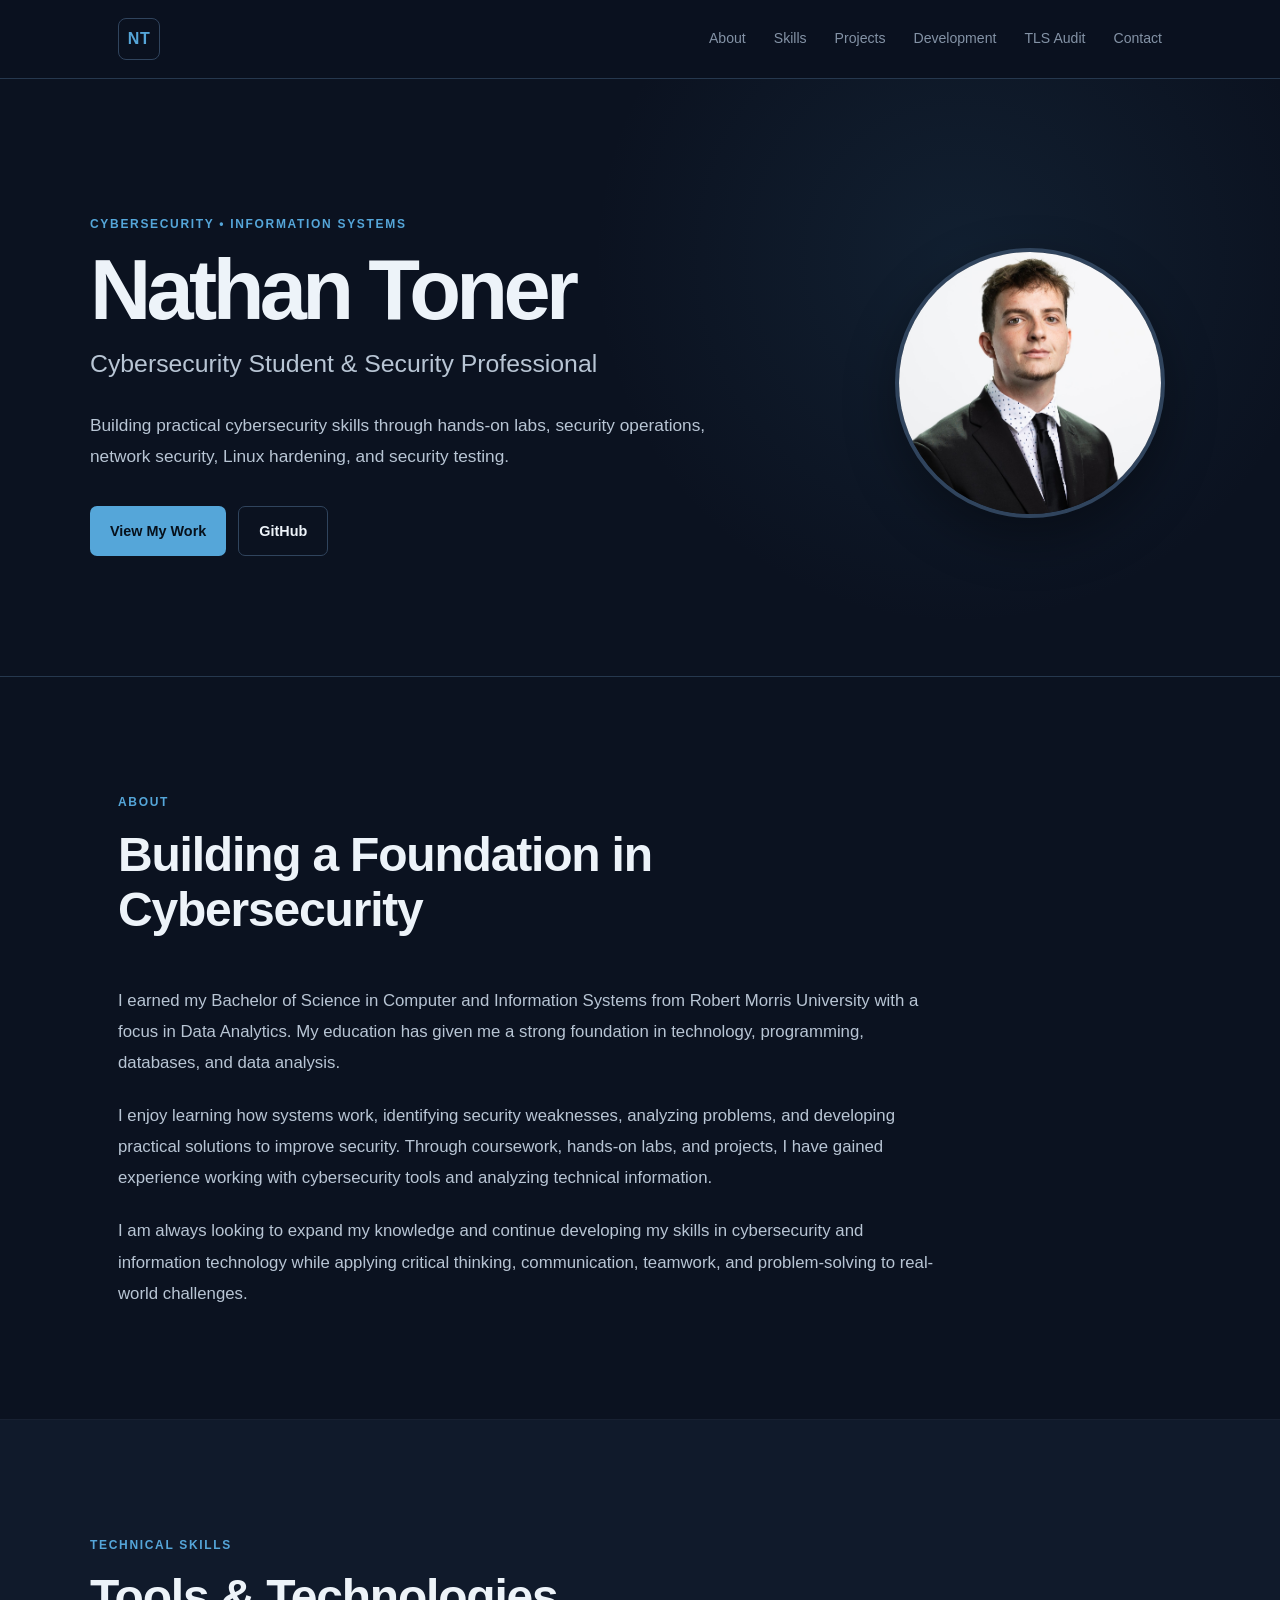
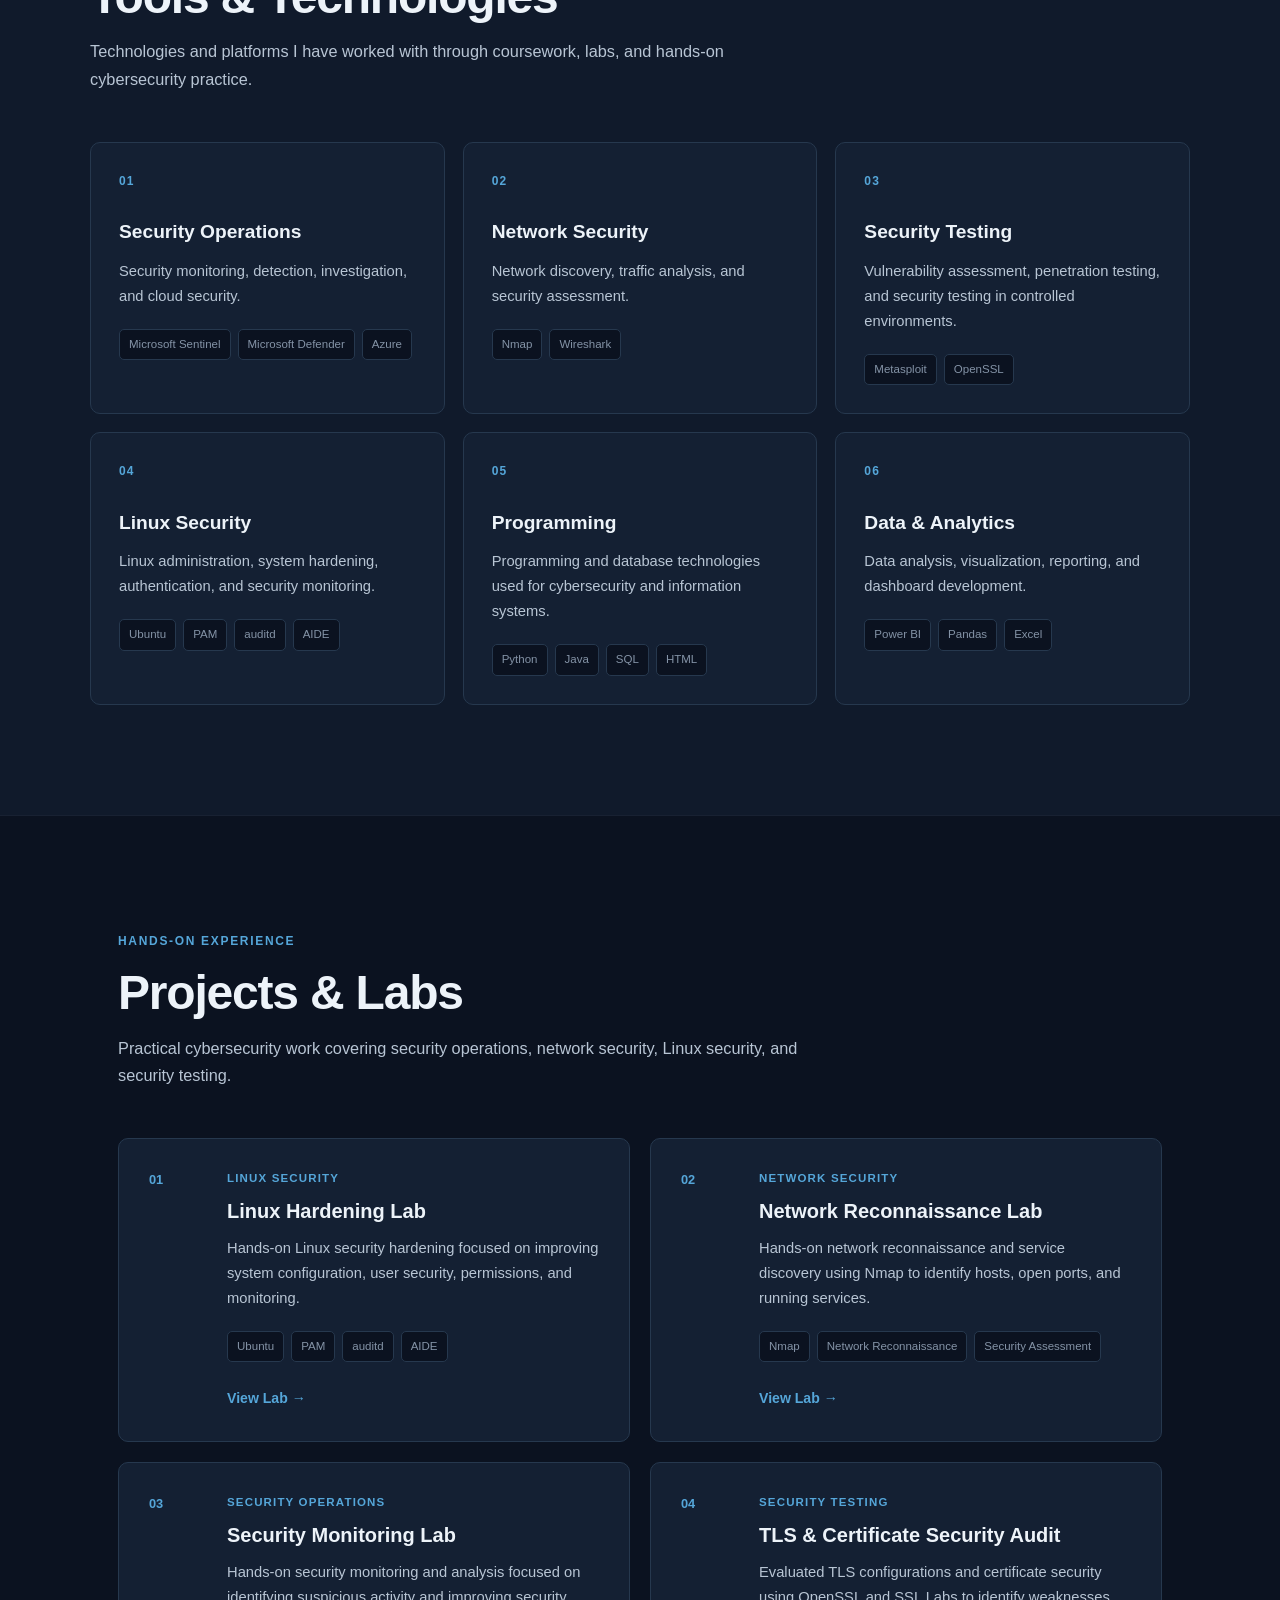
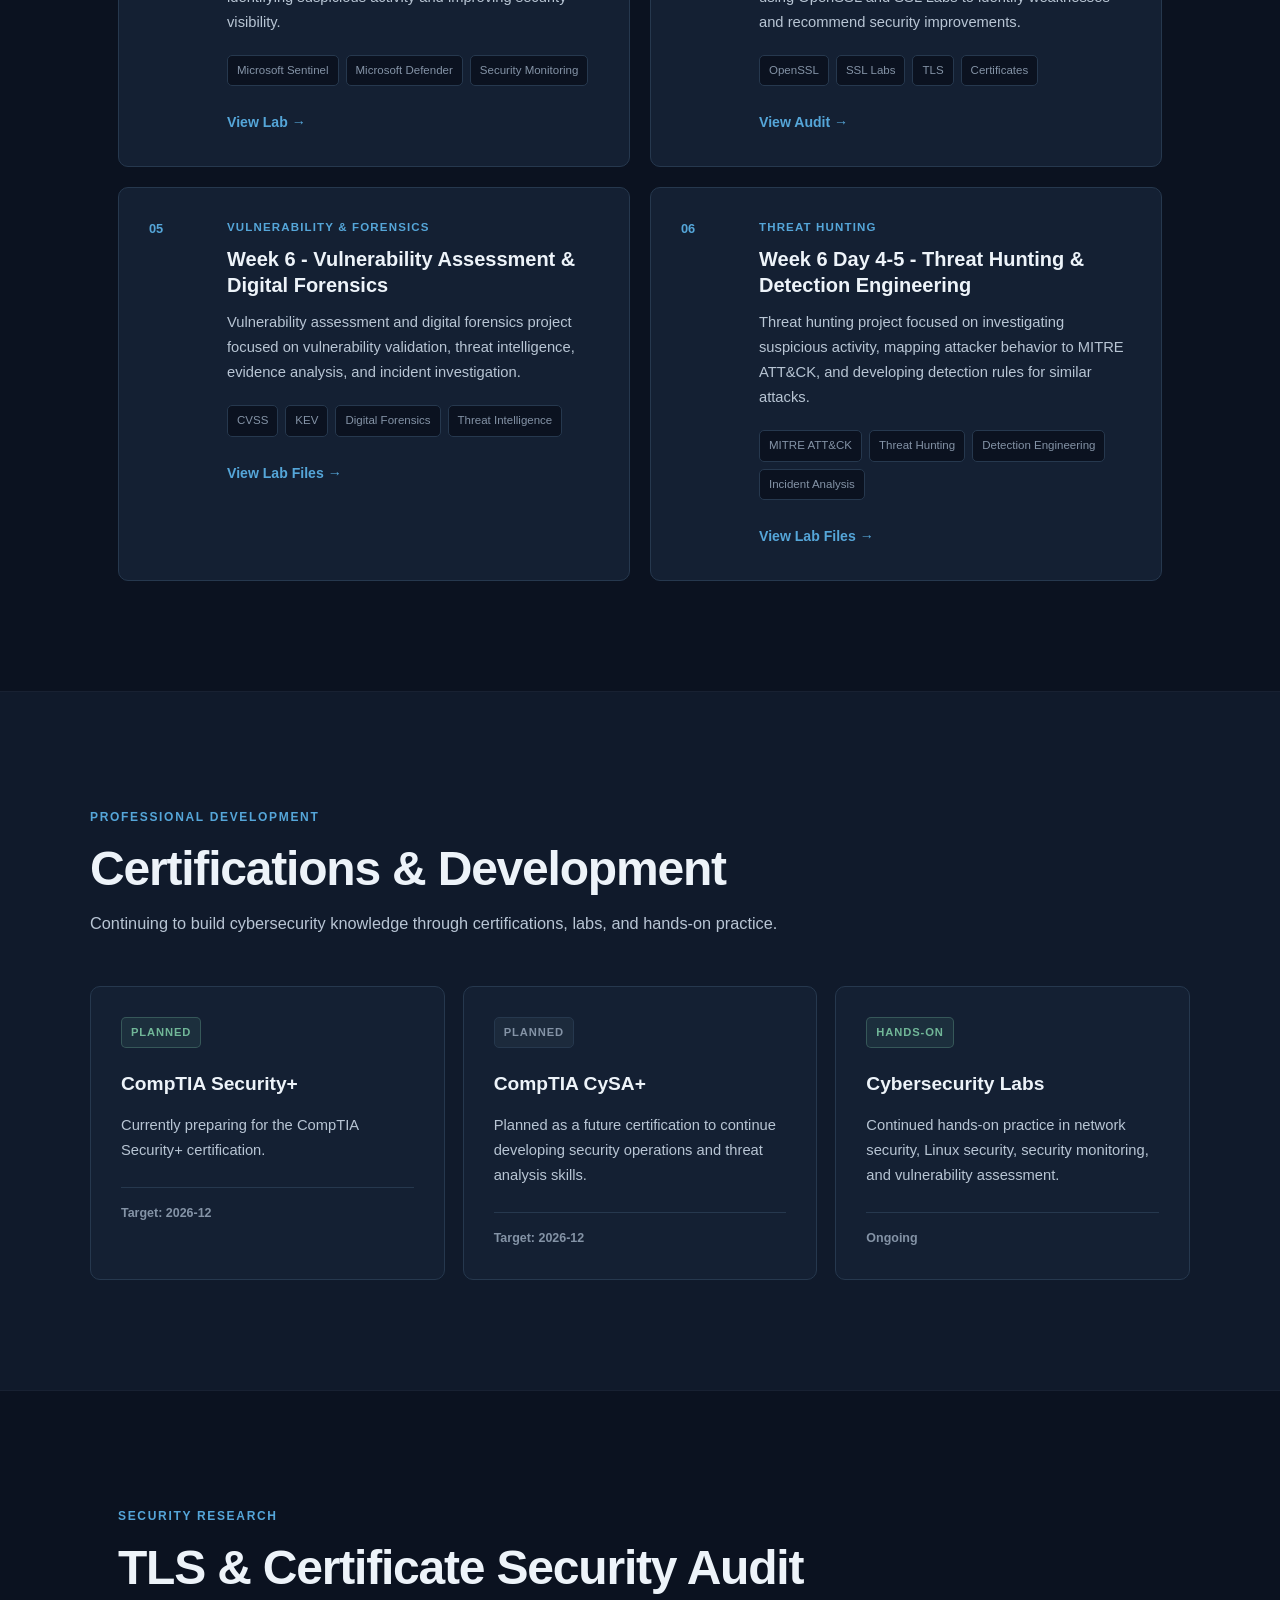
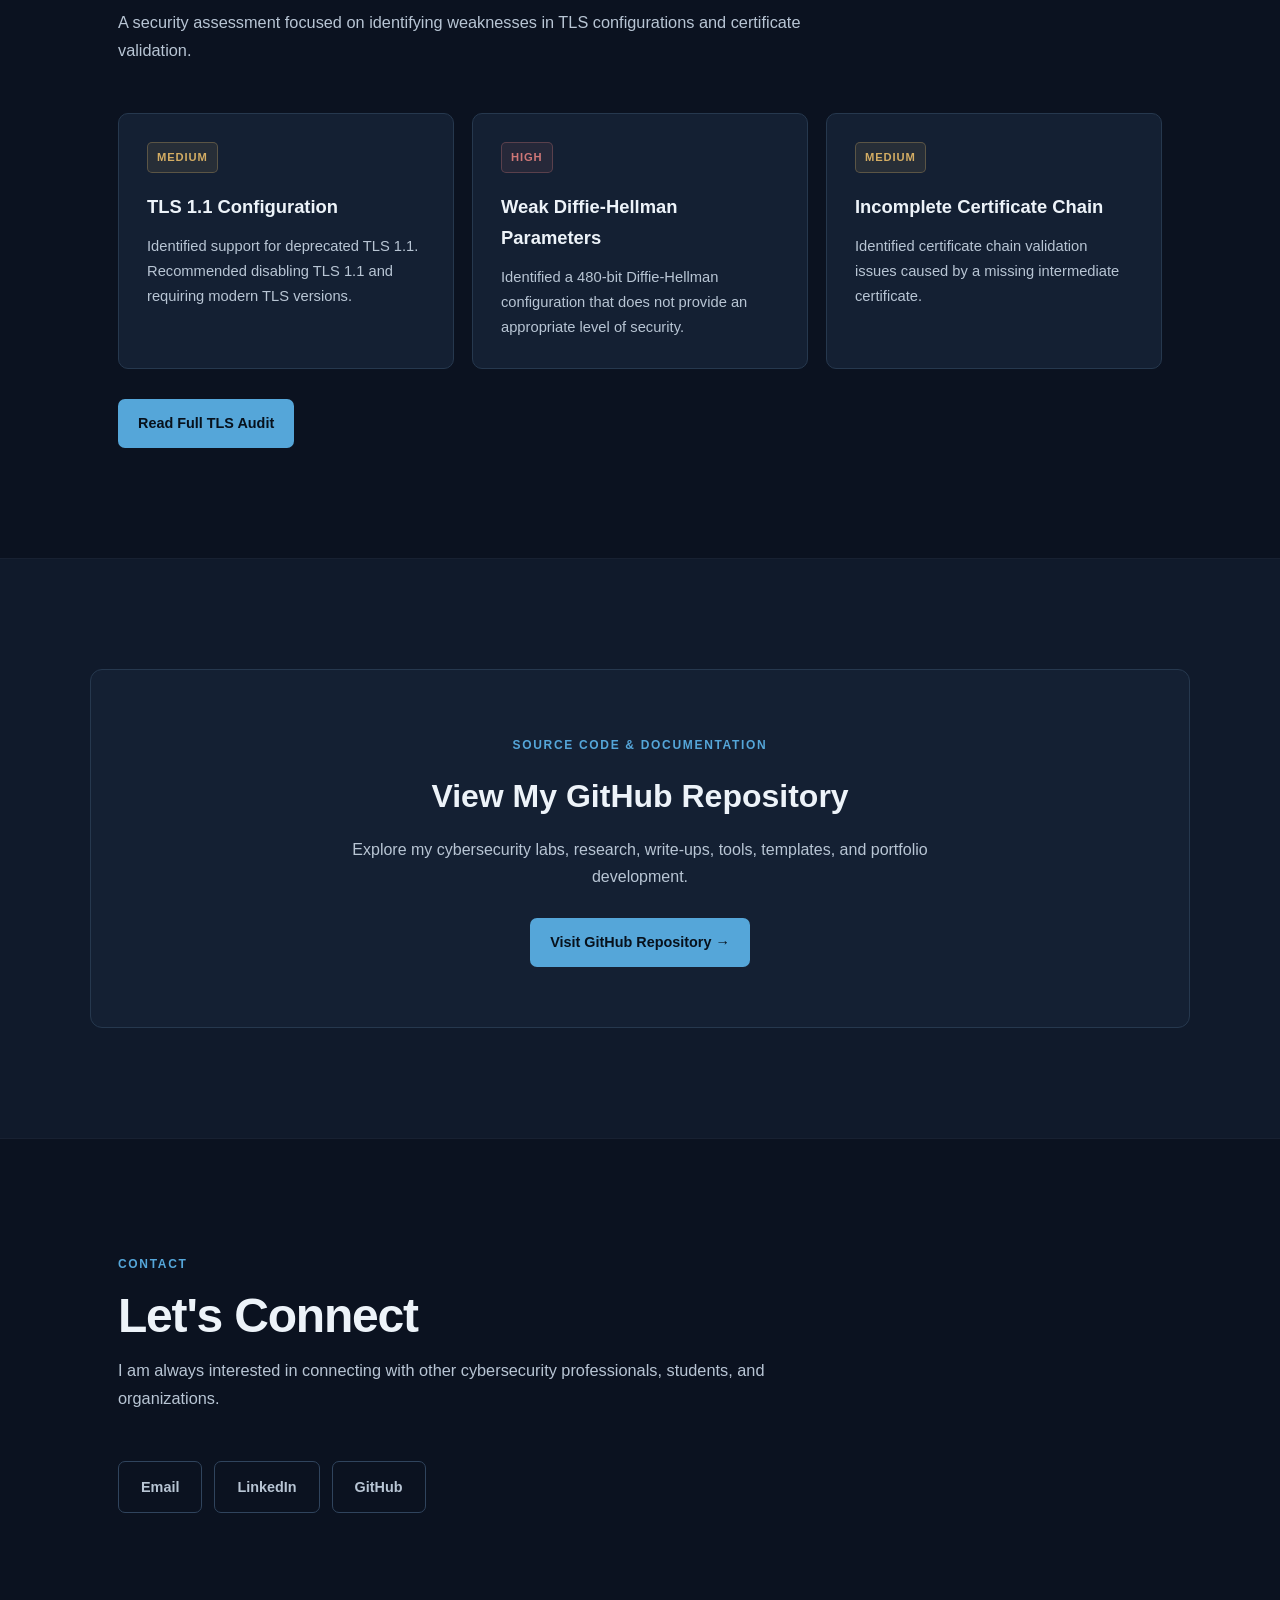
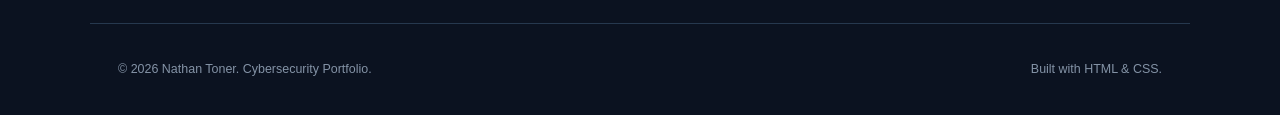
<file: index.html>
<!DOCTYPE html>
<html lang="en">
<head>
    <meta charset="UTF-8">
    <meta name="viewport" content="width=device-width, initial-scale=1.0">

    <title>Nathan Toner | Cybersecurity Portfolio</title>

    <link rel="stylesheet" href="style.css">
</head>

<body>


<!-- MAIN CONTENT -->
<div id="content">

    <!-- NAVIGATION -->
    <header class="site-header">

        <nav class="nav-container">

            <a href="#home" class="logo">NT</a>

            <div class="nav-links">

                <a href="#about">About</a>
                <a href="#skills">Skills</a>
                <a href="#projects">Projects</a>
                <a href="#certifications">Development</a>
                <a href="#tls-audit">TLS Audit</a>
                <a href="#contact">Contact</a>

            </div>

        </nav>

    </header>


    <!-- HERO -->
    <main>

        <section id="home" class="hero">

            <div class="hero-container">

                <div class="hero-copy">

                    <span class="section-label">
                        CYBERSECURITY • INFORMATION SYSTEMS
                    </span>

                    <h1>
                        Nathan Toner
                    </h1>

                    <h2>
                        Cybersecurity Student &amp; Security Professional
                    </h2>

                    <p class="hero-description">
                        Building practical cybersecurity skills through
                        hands-on labs, security operations, network security,
                        Linux hardening, and security testing.
                    </p>

                    <div class="hero-buttons">

                        <a href="#projects" class="button button-primary">
                            View My Work
                        </a>

                        <a
                            href="https://github.com/ntoner/CybersecurityforProfessionals"
                            target="_blank"
                            rel="noopener noreferrer"
                            class="button button-secondary"
                        >
                            GitHub
                        </a>

                    </div>

                </div>


                <div class="hero-photo">

                    <img
                        src="assets/IMG_7568 3.jpg"
                        alt="Nathan Toner"
                        class="profile-image"
                    >

                </div>

            </div>

        </section>


        <!-- ABOUT -->
        <section id="about" class="section">

            <div class="section-heading">

                <span class="section-label">
                    ABOUT
                </span>

                <h2>
                    Building a Foundation in Cybersecurity
                </h2>

            </div>

            <div class="about-content">

                <p>
                    I earned my Bachelor of Science in Computer and Information Systems from Robert
                    Morris University with a focus in Data Analytics. My education has given me a
                    strong foundation in technology, programming, databases, and data analysis.
                </p>

                <p>
                    I enjoy learning how systems work, identifying security weaknesses, analyzing
                    problems, and developing practical solutions to improve security. Through
                    coursework, hands-on labs, and projects, I have gained experience working with
                    cybersecurity tools and analyzing technical information.
                </p>

                <p>
                    I am always looking to expand my knowledge and continue developing my skills in
                    cybersecurity and information technology while applying critical thinking,
                    communication, teamwork, and problem-solving to real-world challenges.
                </p>

            </div>

        </section>


        <!-- SKILLS -->
        <section id="skills" class="section section-alt">

            <div class="section-heading">

                <span class="section-label">
                    TECHNICAL SKILLS
                </span>

                <h2>
                    Tools &amp; Technologies
                </h2>

                <p>
                    Technologies and platforms I have worked with through
                    coursework, labs, and hands-on cybersecurity practice.
                </p>

            </div>


            <div class="skills-grid">

                <article class="skill-card">

                    <span class="skill-number">01</span>

                    <h3>Security Operations</h3>

                    <p>
                        Security monitoring, detection, investigation,
                        and cloud security.
                    </p>

                    <div class="skill-tags">
                        <span>Microsoft Sentinel</span>
                        <span>Microsoft Defender</span>
                        <span>Azure</span>
                    </div>

                </article>


                <article class="skill-card">

                    <span class="skill-number">02</span>

                    <h3>Network Security</h3>

                    <p>
                        Network discovery, traffic analysis, and
                        security assessment.
                    </p>

                    <div class="skill-tags">
                        <span>Nmap</span>
                        <span>Wireshark</span>
                    </div>

                </article>


                <article class="skill-card">

                    <span class="skill-number">03</span>

                    <h3>Security Testing</h3>

                    <p>
                        Vulnerability assessment, penetration testing,
                        and security testing in controlled environments.
                    </p>

                    <div class="skill-tags">
                        <span>Metasploit</span>
                        <span>OpenSSL</span>
                    </div>

                </article>


                <article class="skill-card">

                    <span class="skill-number">04</span>

                    <h3>Linux Security</h3>

                    <p>
                        Linux administration, system hardening,
                        authentication, and security monitoring.
                    </p>

                    <div class="skill-tags">
                        <span>Ubuntu</span>
                        <span>PAM</span>
                        <span>auditd</span>
                        <span>AIDE</span>
                    </div>

                </article>


                <article class="skill-card">

                    <span class="skill-number">05</span>

                    <h3>Programming</h3>

                    <p>
                        Programming and database technologies used for
                        cybersecurity and information systems.
                    </p>

                    <div class="skill-tags">
                        <span>Python</span>
                        <span>Java</span>
                        <span>SQL</span>
                        <span>HTML</span>
                    </div>

                </article>


                <article class="skill-card">

                    <span class="skill-number">06</span>

                    <h3>Data &amp; Analytics</h3>

                    <p>
                        Data analysis, visualization, reporting, and
                        dashboard development.
                    </p>

                    <div class="skill-tags">
                        <span>Power BI</span>
                        <span>Pandas</span>
                        <span>Excel</span>
                    </div>

                </article>

            </div>

        </section>


        <!-- PROJECTS -->
        <section id="projects" class="section">

            <div class="section-heading">

                <span class="section-label">
                    HANDS-ON EXPERIENCE
                </span>

                <h2>
                    Projects &amp; Labs
                </h2>

                <p>
                    Practical cybersecurity work covering security
                    operations, network security, Linux security,
                    and security testing.
                </p>

            </div>


            <div class="projects-grid">

                <article class="project-card">

                    <div class="project-number">
                        01
                    </div>

                    <div class="project-content">

                        <span class="project-category">
                            LINUX SECURITY
                        </span>

                        <h3>
                            Linux Hardening Lab
                        </h3>

                        <p>
                            Hands-on Linux security hardening focused on
                            improving system configuration, user security,
                            permissions, and monitoring.
                        </p>

                        <div class="project-tools">
                            <span>Ubuntu</span>
                            <span>PAM</span>
                            <span>auditd</span>
                            <span>AIDE</span>
                        </div>

                        <a
                            href="https://docs.google.com/document/d/11iFzcnBXJmF6zXOx4JnBEBTFQLr7OSkE8r9POEDb-tA/edit?usp=sharing"
                            target="_blank"
                            rel="noopener noreferrer"
                            class="project-link"
                        >
                            View Lab →
                        </a>

                    </div>

                </article>


                <article class="project-card">

                    <div class="project-number">
                        02
                    </div>

                    <div class="project-content">

                        <span class="project-category">
                            NETWORK SECURITY
                        </span>

                        <h3>
                            Network Reconnaissance Lab
                        </h3>

                        <p>
                            Hands-on network reconnaissance and service
                            discovery using Nmap to identify hosts,
                            open ports, and running services.
                        </p>

                        <div class="project-tools">
                            <span>Nmap</span>
                            <span>Network Reconnaissance</span>
                            <span>Security Assessment</span>
                        </div>

                        <a
                            href="https://docs.google.com/document/d/1y0PXH1S_h54pPFbkZNCgP2at7RD2qj963NDe-fbaJ3E/edit?usp=sharing"
                            target="_blank"
                            rel="noopener noreferrer"
                            class="project-link"
                        >
                            View Lab →
                        </a>

                    </div>

                </article>


                <article class="project-card">

                    <div class="project-number">
                        03
                    </div>

                    <div class="project-content">

                        <span class="project-category">
                            SECURITY OPERATIONS
                        </span>

                        <h3>
                            Security Monitoring Lab
                        </h3>

                        <p>
                            Hands-on security monitoring and analysis
                            focused on identifying suspicious activity
                            and improving security visibility.
                        </p>

                        <div class="project-tools">
                            <span>Microsoft Sentinel</span>
                            <span>Microsoft Defender</span>
                            <span>Security Monitoring</span>
                        </div>

                        <a
                            href="https://docs.google.com/document/d/1WFTO3v7jaSMGhUl1hZsdP62w3Y3kR-C6OknSlAF2xcI/edit?usp=sharing"
                            target="_blank"
                            rel="noopener noreferrer"
                            class="project-link"
                        >
                            View Lab →
                        </a>

                    </div>

                </article>


                <article class="project-card">

                    <div class="project-number">
                        04
                    </div>

                    <div class="project-content">

                        <span class="project-category">
                            SECURITY TESTING
                        </span>

                        <h3>
                            TLS &amp; Certificate Security Audit
                        </h3>

                        <p>
                            Evaluated TLS configurations and certificate
                            security using OpenSSL and SSL Labs to
                            identify weaknesses and recommend
                            security improvements.
                        </p>

                        <div class="project-tools">
                            <span>OpenSSL</span>
                            <span>SSL Labs</span>
                            <span>TLS</span>
                            <span>Certificates</span>
                        </div>

                        <a
                            href="https://github.com/ntoner/CybersecurityforProfessionals/blob/staging/tls-audits/audit-1.md"
                            target="_blank"
                            rel="noopener noreferrer"
                            class="project-link"
                        >
                            View Audit →
                        </a>

                    </div>

                </article>


                <article class="project-card">

                    <div class="project-number">
                        05
                    </div>

                    <div class="project-content">

                        <span class="project-category">
                            VULNERABILITY &amp; FORENSICS
                        </span>

                        <h3>
                            Week 6 - Vulnerability Assessment &amp; Digital Forensics
                        </h3>

                        <p>
                            Vulnerability assessment and digital forensics project focused on
                            vulnerability validation, threat intelligence, evidence analysis,
                            and incident investigation.
                        </p>

                        <div class="project-tools">
                            <span>CVSS</span>
                            <span>KEV</span>
                            <span>Digital Forensics</span>
                            <span>Threat Intelligence</span>
                        </div>

                        <a
                            href="https://github.com/ntoner/CybersecurityforProfessionals/tree/main/week-6-vulnerability-forensics"
                            target="_blank"
                            rel="noopener noreferrer"
                            class="project-link"
                        >
                            View Lab Files →
                        </a>

                    </div>

                </article>


                <article class="project-card">

                    <div class="project-number">
                        06
                    </div>

                    <div class="project-content">

                        <span class="project-category">
                            THREAT HUNTING
                        </span>

                        <h3>
                            Week 6 Day 4-5 - Threat Hunting &amp; Detection Engineering
                        </h3>

                        <p>
                            Threat hunting project focused on investigating suspicious activity,
                            mapping attacker behavior to MITRE ATT&amp;CK, and developing
                            detection rules for similar attacks.
                        </p>

                        <div class="project-tools">
                            <span>MITRE ATT&amp;CK</span>
                            <span>Threat Hunting</span>
                            <span>Detection Engineering</span>
                            <span>Incident Analysis</span>
                        </div>

                        <a
                            href="https://github.com/ntoner/CybersecurityforProfessionals/tree/main/week6-day4-5-threat-hunting"
                            target="_blank"
                            rel="noopener noreferrer"
                            class="project-link"
                        >
                            View Lab Files →
                        </a>

                    </div>

                </article>

            </div>

        </section>


        <!-- CERTIFICATIONS -->
        <section id="certifications" class="section section-alt">

            <div class="section-heading">

                <span class="section-label">
                    PROFESSIONAL DEVELOPMENT
                </span>

                <h2>
                    Certifications &amp; Development
                </h2>

                <p>
                    Continuing to build cybersecurity knowledge through
                    certifications, labs, and hands-on practice.
                </p>

            </div>


            <div class="development-grid">

                <article class="development-card">

                    <span class="status-label">
                        PLANNED
                    </span>

                    <h3>
                        CompTIA Security+
                    </h3>

                    <p>
                        Currently preparing for the CompTIA Security+
                        certification.
                    </p>

                    <div class="development-meta">
                        Target: 2026-12
                    </div>

                </article>


                <article class="development-card">

                    <span class="status-label status-muted">
                        PLANNED
                    </span>

                    <h3>
                        CompTIA CySA+
                    </h3>

                    <p>
                        Planned as a future certification to continue
                        developing security operations and threat
                        analysis skills.
                    </p>

                    <div class="development-meta">
                        Target: 2026-12
                    </div>

                </article>


                <article class="development-card">

                    <span class="status-label">
                        HANDS-ON
                    </span>

                    <h3>
                        Cybersecurity Labs
                    </h3>

                    <p>
                        Continued hands-on practice in network security,
                        Linux security, security monitoring, and
                        vulnerability assessment.
                    </p>

                    <div class="development-meta">
                        Ongoing
                    </div>

                </article>

            </div>

        </section>


        <!-- TLS AUDIT -->
        <section id="tls-audit" class="section">

            <div class="section-heading">

                <span class="section-label">
                    SECURITY RESEARCH
                </span>

                <h2>
                    TLS &amp; Certificate Security Audit
                </h2>

                <p>
                    A security assessment focused on identifying
                    weaknesses in TLS configurations and certificate
                    validation.
                </p>

            </div>


            <div class="audit-summary">

                <div class="audit-item">

                    <span class="audit-severity medium">
                        MEDIUM
                    </span>

                    <h3>
                        TLS 1.1 Configuration
                    </h3>

                    <p>
                        Identified support for deprecated TLS 1.1.
                        Recommended disabling TLS 1.1 and requiring
                        modern TLS versions.
                    </p>

                </div>


                <div class="audit-item">

                    <span class="audit-severity high">
                        HIGH
                    </span>

                    <h3>
                        Weak Diffie-Hellman Parameters
                    </h3>

                    <p>
                        Identified a 480-bit Diffie-Hellman configuration
                        that does not provide an appropriate level of
                        security.
                    </p>

                </div>


                <div class="audit-item">

                    <span class="audit-severity medium">
                        MEDIUM
                    </span>

                    <h3>
                        Incomplete Certificate Chain
                    </h3>

                    <p>
                        Identified certificate chain validation issues
                        caused by a missing intermediate certificate.
                    </p>

                </div>

            </div>


            <div class="audit-link-container">

                <a
                    href="https://github.com/ntoner/CybersecurityforProfessionals/blob/staging/tls-audits/audit-1.md"
                    target="_blank"
                    rel="noopener noreferrer"
                    class="button button-primary"
                >
                    Read Full TLS Audit
                </a>

            </div>

        </section>


        <!-- GITHUB -->
        <section class="section section-alt">

            <div class="github-card">

                <span class="section-label">
                    SOURCE CODE &amp; DOCUMENTATION
                </span>

                <h2>
                    View My GitHub Repository
                </h2>

                <p>
                    Explore my cybersecurity labs, research, write-ups,
                    tools, templates, and portfolio development.
                </p>

                <a
                    href="https://github.com/ntoner/CybersecurityforProfessionals"
                    target="_blank"
                    rel="noopener noreferrer"
                    class="button button-primary"
                >
                    Visit GitHub Repository →
                </a>

            </div>

        </section>


        <!-- CONTACT -->
        <section id="contact" class="section">

            <div class="section-heading">

                <span class="section-label">
                    CONTACT
                </span>

                <h2>
                    Let's Connect
                </h2>

                <p>
                    I am always interested in connecting with other
                    cybersecurity professionals, students, and
                    organizations.
                </p>

            </div>


            <div class="contact-links">

                <a
                    href="mailto:ntoner1346@gmail.com"
                    class="contact-link"
                >
                    Email
                </a>

                <a
                    href="https://www.linkedin.com/in/nathan-toner-b86424354"
                    target="_blank"
                    rel="noopener noreferrer"
                    class="contact-link"
                >
                    LinkedIn
                </a>

                <a
                    href="https://github.com/ntoner"
                    target="_blank"
                    rel="noopener noreferrer"
                    class="contact-link"
                >
                    GitHub
                </a>

            </div>

        </section>

    </main>


    <!-- FOOTER -->
    <footer class="site-footer">

        <p>
            © 2026 Nathan Toner. Cybersecurity Portfolio.
        </p>

        <p>
            Built with HTML &amp; CSS.
        </p>

    </footer>

</div>


<!-- PASSWORD SCRIPT -->
<script>

function checkPassword() {

    const password =
        document.getElementById("password").value;

    const correctPassword =
        "Staging123!";

    const content =
        document.getElementById("content");

    const gate =
        document.getElementById("password-gate");

    const error =
        document.getElementById("password-error");


    if (password === correctPassword) {

        gate.style.display = "none";

        content.style.display = "block";

    } else {

        error.textContent =
            "Incorrect password. Please try again.";

    }

}


document
    .getElementById("password")
    .addEventListener("keypress", function(event) {

        if (event.key === "Enter") {

            checkPassword();

        }

    });

</script>

</body>
</html>
</file>
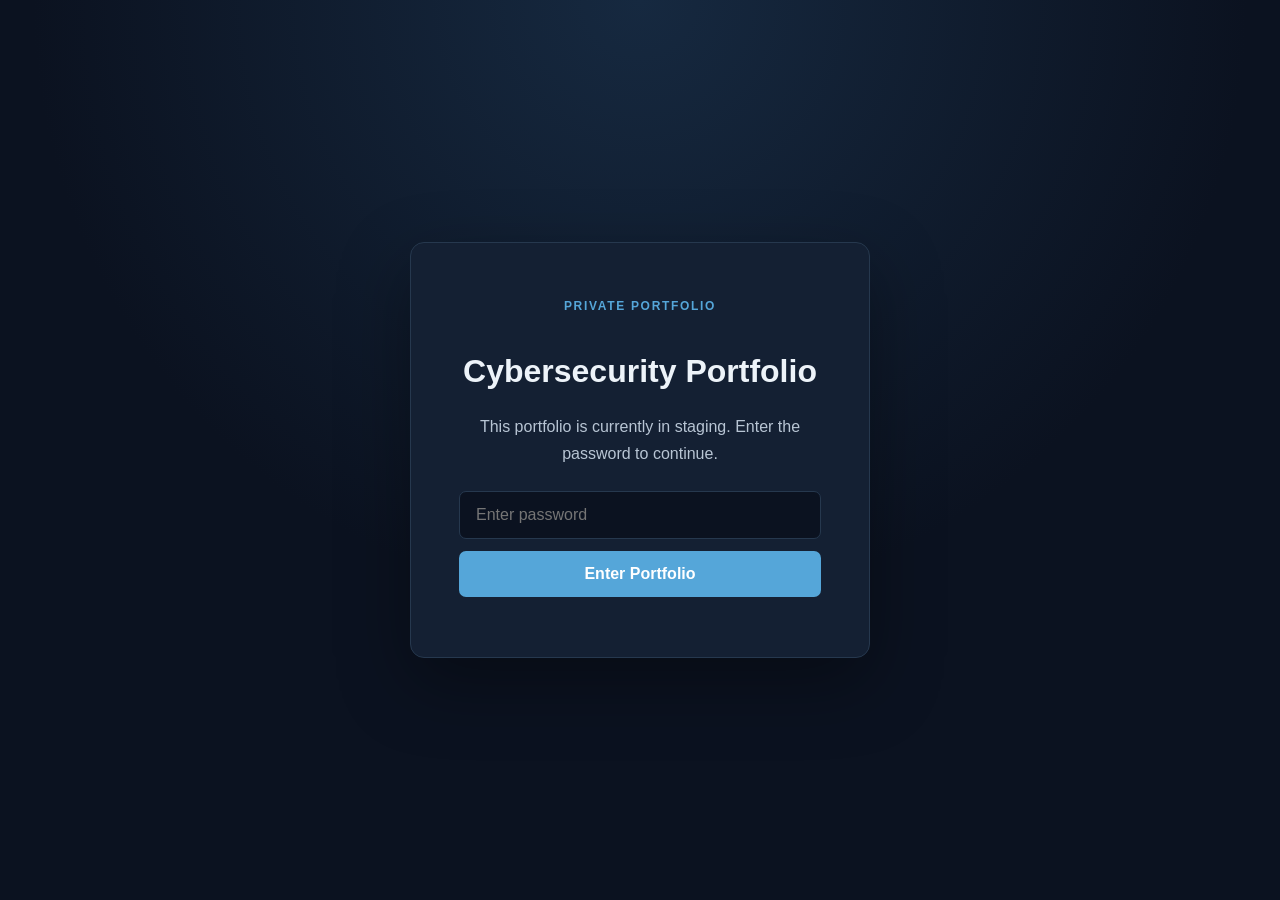
<file: staging/index.html>
<!DOCTYPE html>
<html lang="en">
<head>
    <meta charset="UTF-8">
    <meta name="viewport" content="width=device-width, initial-scale=1.0">

    <title>Nathan Toner | Cybersecurity Portfolio</title>

    <link rel="stylesheet" href="style.css">
</head>

<body>

<!-- PASSWORD GATE -->
<div id="password-gate" class="password-gate">

    <div class="password-box">

        <span class="section-label">PRIVATE PORTFOLIO</span>

        <h1>Cybersecurity Portfolio</h1>

        <p>
            This portfolio is currently in staging.
            Enter the password to continue.
        </p>

        <input
            type="password"
            id="password"
            placeholder="Enter password"
        >

        <button onclick="checkPassword()">
            Enter Portfolio
        </button>

        <p id="password-error" class="password-error"></p>

    </div>

</div>


<!-- MAIN CONTENT -->
<div id="content" style="display:none;">

    <!-- NAVIGATION -->
    <header class="site-header">

        <nav class="nav-container">

            <a href="#home" class="logo">NT</a>

            <div class="nav-links">

                <a href="#about">About</a>
                <a href="#skills">Skills</a>
                <a href="#projects">Projects</a>
                <a href="#certifications">Development</a>
                <a href="#tls-audit">TLS Audit</a>
                <a href="#contact">Contact</a>

            </div>

        </nav>

    </header>


    <!-- HERO -->
    <main>

        <section id="home" class="hero">

            <div class="hero-container">

                <div class="hero-copy">

                    <span class="section-label">
                        CYBERSECURITY • INFORMATION SYSTEMS
                    </span>

                    <h1>
                        Nathan Toner
                    </h1>

                    <h2>
                        Cybersecurity Student &amp; Security Professional
                    </h2>

                    <p class="hero-description">
                        Building practical cybersecurity skills through
                        hands-on labs, security operations, network 
security,
                        Linux hardening, and security testing.
                    </p>

                    <div class="hero-buttons">

                        <a href="#projects" class="button button-primary">
                            View My Work
                        </a>

                        <a
                            
href="https://github.com/ntoner/CybersecurityforProfessionals"
                            target="_blank"
                            rel="noopener noreferrer"
                            class="button button-secondary"
                        >
                            GitHub
                        </a>

                    </div>

                </div>


                <div class="hero-photo">

                    <img
                        src="assets/IMG_7568 3.jpg"
                        alt="Nathan Toner"
                        class="profile-image"
                    >

                </div>

            </div>

        </section>


        <!-- ABOUT -->
        <section id="about" class="section">

            <div class="section-heading">

                <span class="section-label">
                    ABOUT
                </span>

                <h2>
                    Building a Foundation in Cybersecurity
                </h2>

            </div>

            <div class="about-content">

                <p>
I earned my Bachelor of Science in Computer and Information Systems from Robert 
Morris University with a focus in Data Analytics. My education has given me a 
strong foundation in technology, programming, databases, and data analysis.                
</p>

                <p>
I enjoy learning how systems work, identifying security weaknesses, analyzing 
problems, and developing practical solutions to improve security. Through 
coursework, hands-on labs, and projects, I have gained experience working with 
cybersecurity tools and analyzing technical information.                </p>

                <p>
I am always looking to expand my knowledge and continue developing my skills in 
cybersecurity and information technology while applying critical thinking, 
communication, teamwork, and problem-solving to real-world challenges.                
</p>

            </div>

        </section>


        <!-- SKILLS -->
        <section id="skills" class="section section-alt">

            <div class="section-heading">

                <span class="section-label">
                    TECHNICAL SKILLS
                </span>

                <h2>
                    Tools &amp; Technologies
                </h2>

                <p>
                    Technologies and platforms I have worked with through
                    coursework, labs, and hands-on cybersecurity practice.
                </p>

            </div>


            <div class="skills-grid">

                <article class="skill-card">

                    <span class="skill-number">01</span>

                    <h3>Security Operations</h3>

                    <p>
                        Security monitoring, detection, investigation,
                        and cloud security.
                    </p>

                    <div class="skill-tags">
                        <span>Microsoft Sentinel</span>
                        <span>Microsoft Defender</span>
                        <span>Azure</span>
                    </div>

                </article>


                <article class="skill-card">

                    <span class="skill-number">02</span>

                    <h3>Network Security</h3>

                    <p>
                        Network discovery, traffic analysis, and
                        security assessment.
                    </p>

                    <div class="skill-tags">
                        <span>Nmap</span>
                        <span>Wireshark</span>
                    </div>

                </article>


                <article class="skill-card">

                    <span class="skill-number">03</span>

                    <h3>Security Testing</h3>

                    <p>
                        Vulnerability assessment, penetration testing,
                        and security testing in controlled environments.
                    </p>

                    <div class="skill-tags">
                        <span>Metasploit</span>
                        <span>OpenSSL</span>
                    </div>

                </article>


                <article class="skill-card">

                    <span class="skill-number">04</span>

                    <h3>Linux Security</h3>

                    <p>
                        Linux administration, system hardening,
                        authentication, and security monitoring.
                    </p>

                    <div class="skill-tags">
                        <span>Ubuntu</span>
                        <span>PAM</span>
                        <span>auditd</span>
                        <span>AIDE</span>
                    </div>

                </article>


                <article class="skill-card">

                    <span class="skill-number">05</span>

                    <h3>Programming</h3>

                    <p>
                        Programming and database technologies used for
                        cybersecurity and information systems.
                    </p>

                    <div class="skill-tags">
                        <span>Python</span>
                        <span>Java</span>
                        <span>SQL</span>
                        <span>HTML</span>
                    </div>

                </article>


                <article class="skill-card">

                    <span class="skill-number">06</span>

                    <h3>Data &amp; Analytics</h3>

                    <p>
                        Data analysis, visualization, reporting, and
                        dashboard development.
                    </p>

                    <div class="skill-tags">
                        <span>Power BI</span>
                        <span>Pandas</span>
                        <span>Excel</span>
                    </div>

                </article>

            </div>

        </section>


        <!-- PROJECTS -->
        <section id="projects" class="section">

            <div class="section-heading">

                <span class="section-label">
                    HANDS-ON EXPERIENCE
                </span>

                <h2>
                    Projects &amp; Labs
                </h2>

                <p>
                    Practical cybersecurity work covering security
                    operations, network security, Linux security,
                    and security testing.
                </p>

            </div>


            <div class="projects-grid">

                <article class="project-card">

                    <div class="project-number">
                        01
                    </div>

                    <div class="project-content">

                        <span class="project-category">
                            LINUX SECURITY
                        </span>

                        <h3>
                            Linux Hardening Lab
                        </h3>

                        <p>
                            Hands-on Linux security hardening focused on
                            improving system configuration, user security,
                            permissions, and monitoring.
                        </p>

                        <div class="project-tools">
                            <span>Ubuntu</span>
                            <span>PAM</span>
                            <span>auditd</span>
                            <span>AIDE</span>
                        </div>

                        <a
                            
href="https://docs.google.com/document/d/11iFzcnBXJmF6zXOx4JnBEBTFQLr7OSkE8r9POEDb-tA/edit?usp=sharing"
                            target="_blank"
                            rel="noopener noreferrer"
                            class="project-link"
                        >
                            View Lab →
                        </a>

                    </div>

                </article>


                <article class="project-card">

                    <div class="project-number">
                        02
                    </div>

                    <div class="project-content">

                        <span class="project-category">
                            NETWORK SECURITY
                        </span>

                        <h3>
                            Network Reconnaissance Lab
                        </h3>

                        <p>
                            Hands-on network reconnaissance and service
                            discovery using Nmap to identify hosts,
                            open ports, and running services.
                        </p>

                        <div class="project-tools">
                            <span>Nmap</span>
                            <span>Network Reconnaissance</span>
                            <span>Security Assessment</span>
                        </div>

                        <a
                            
href="https://docs.google.com/document/d/1y0PXH1S_h54pPFbkZNCgP2at7RD2qj963NDe-fbaJ3E/edit?usp=sharing"
                            target="_blank"
                            rel="noopener noreferrer"
                            class="project-link"
                        >
                            View Lab →
                        </a>

                    </div>

                </article>


                <article class="project-card">

                    <div class="project-number">
                        03
                    </div>

                    <div class="project-content">

                        <span class="project-category">
                            SECURITY OPERATIONS
                        </span>

                        <h3>
                            Security Monitoring Lab
                        </h3>

                        <p>
                            Hands-on security monitoring and analysis
                            focused on identifying suspicious activity
                            and improving security visibility.
                        </p>

                        <div class="project-tools">
                            <span>Microsoft Sentinel</span>
                            <span>Microsoft Defender</span>
                            <span>Security Monitoring</span>
                        </div>

                        <a
                            
href="https://docs.google.com/document/d/1WFTO3v7jaSMGhUl1hZsdP62w3Y3kR-C6OknSlAF2xcI/edit?usp=sharing"
                            target="_blank"
                            rel="noopener noreferrer"
                            class="project-link"
                        >
                            View Lab →
                        </a>

                    </div>

                </article>


                <article class="project-card">

                    <div class="project-number">
                        04
                    </div>

                    <div class="project-content">

                        <span class="project-category">
                            SECURITY TESTING
                        </span>

                        <h3>
                            TLS &amp; Certificate Security Audit
                        </h3>

                        <p>
                            Evaluated TLS configurations and certificate
                            security using OpenSSL and SSL Labs to
                            identify weaknesses and recommend
                            security improvements.
                        </p>

                        <div class="project-tools">
                            <span>OpenSSL</span>
                            <span>SSL Labs</span>
                            <span>TLS</span>
                            <span>Certificates</span>
                        </div>

                        <a
                            
href="https://github.com/ntoner/CybersecurityforProfessionals/blob/staging/tls-audits/audit-1.md"
                            target="_blank"
                            rel="noopener noreferrer"
                            class="project-link"
                        >
                            View Audit →
                        </a>

                    </div>

                </article>

            </div>

        </section>


        <!-- CERTIFICATIONS -->
        <section id="certifications" class="section section-alt">

            <div class="section-heading">

                <span class="section-label">
                    PROFESSIONAL DEVELOPMENT
                </span>

                <h2>
                    Certifications &amp; Development
                </h2>

                <p>
                    Continuing to build cybersecurity knowledge through
                    certifications, labs, and hands-on practice.
                </p>

            </div>


            <div class="development-grid">

                <article class="development-card">

                    <span class="status-label">
                        PLANNED
                    </span>

                    <h3>
                        CompTIA Security+
                    </h3>

                    <p>
                        Currently preparing for the CompTIA Security+
                        certification.
                    </p>

                    <div class="development-meta">
                        Target: 2026-12
                    </div>

                </article>


                <article class="development-card">

                    <span class="status-label status-muted">
                        PLANNED
                    </span>

                    <h3>
                        CompTIA CySA+
                    </h3>

                    <p>
                        Planned as a future certification to continue
                        developing security operations and threat
                        analysis skills.
                    </p>

                    <div class="development-meta">
                        Target: 2026-12
                    </div>

                </article>


                <article class="development-card">

                    <span class="status-label">
                        HANDS-ON
                    </span>

                    <h3>
                        Cybersecurity Labs
                    </h3>

                    <p>
                        Continued hands-on practice in network security,
                        Linux security, security monitoring, and
                        vulnerability assessment.
                    </p>

                    <div class="development-meta">
                        Ongoing
                    </div>

                </article>

            </div>

        </section>


        <!-- TLS AUDIT -->
        <section id="tls-audit" class="section">

            <div class="section-heading">

                <span class="section-label">
                    SECURITY RESEARCH
                </span>

                <h2>
                    TLS &amp; Certificate Security Audit
                </h2>

                <p>
                    A security assessment focused on identifying
                    weaknesses in TLS configurations and certificate
                    validation.
                </p>

            </div>


            <div class="audit-summary">

                <div class="audit-item">

                    <span class="audit-severity medium">
                        MEDIUM
                    </span>

                    <h3>
                        TLS 1.1 Configuration
                    </h3>

                    <p>
                        Identified support for deprecated TLS 1.1.
                        Recommended disabling TLS 1.1 and requiring
                        modern TLS versions.
                    </p>

                </div>


                <div class="audit-item">

                    <span class="audit-severity high">
                        HIGH
                    </span>

                    <h3>
                        Weak Diffie-Hellman Parameters
                    </h3>

                    <p>
                        Identified a 480-bit Diffie-Hellman configuration
                        that does not provide an appropriate level of
                        security.
                    </p>

                </div>


                <div class="audit-item">

                    <span class="audit-severity medium">
                        MEDIUM
                    </span>

                    <h3>
                        Incomplete Certificate Chain
                    </h3>

                    <p>
                        Identified certificate chain validation issues
                        caused by a missing intermediate certificate.
                    </p>

                </div>

            </div>


            <div class="audit-link-container">

                <a
                    
href="https://github.com/ntoner/CybersecurityforProfessionals/blob/staging/tls-audits/audit-1.md"
                    target="_blank"
                    rel="noopener noreferrer"
                    class="button button-primary"
                >
                    Read Full TLS Audit
                </a>

            </div>

        </section>


        <!-- GITHUB -->
        <section class="section section-alt">

            <div class="github-card">

                <span class="section-label">
                    SOURCE CODE &amp; DOCUMENTATION
                </span>

                <h2>
                    View My GitHub Repository
                </h2>

                <p>
                    Explore my cybersecurity labs, research, write-ups,
                    tools, templates, and portfolio development.
                </p>

                <a
                    
href="https://github.com/ntoner/CybersecurityforProfessionals"
                    target="_blank"
                    rel="noopener noreferrer"
                    class="button button-primary"
                >
                    Visit GitHub Repository →
                </a>

            </div>

        </section>


        <!-- CONTACT -->
        <section id="contact" class="section">

            <div class="section-heading">

                <span class="section-label">
                    CONTACT
                </span>

                <h2>
                    Let's Connect
                </h2>

                <p>
                    I am always interested in connecting with other
                    cybersecurity professionals, students, and
                    organizations.
                </p>

            </div>


            <div class="contact-links">

                <a
                    href="mailto:ntoner1346@gmail.com"
                    class="contact-link"
                >
                    Email
                </a>

                <a
                    
href="https://www.linkedin.com/in/nathan-toner-b86424354"
                    target="_blank"
                    rel="noopener noreferrer"
                    class="contact-link"
                >
                    LinkedIn
                </a>

                <a
                    href="https://github.com/ntoner"
                    target="_blank"
                    rel="noopener noreferrer"
                    class="contact-link"
                >
                    GitHub
                </a>

            </div>

        </section>

    </main>


    <!-- FOOTER -->
    <footer class="site-footer">

        <p>
            © 2026 Nathan Toner. Cybersecurity Portfolio.
        </p>

        <p>
            Built with HTML &amp; CSS.
        </p>

    </footer>

</div>


<!-- PASSWORD SCRIPT -->
<script>

function checkPassword() {

    const password =
        document.getElementById("password").value;

    const correctPassword =
        "Staging123!";

    const content =
        document.getElementById("content");

    const gate =
        document.getElementById("password-gate");

    const error =
        document.getElementById("password-error");


    if (password === correctPassword) {

        gate.style.display = "none";

        content.style.display = "block";

    } else {

        error.textContent =
            "Incorrect password. Please try again.";

    }

}


document
    .getElementById("password")
    .addEventListener("keypress", function(event) {

        if (event.key === "Enter") {

            checkPassword();

        }

    });

</script>

</body>
</html>
</file>
<file: style.css>
/* =========================================
   GLOBAL
========================================= */

:root {
    --bg: #0b1220;
    --bg-soft: #101a2b;
    --surface: #142033;
    --surface-light: #18283d;

    --text: #edf3f9;
    --text-soft: #b8c5d4;
    --text-muted: #8493a6;

    --accent: #55a6d9;
    --accent-light: #79bee8;

    --border: #26384e;
    --border-light: #30445d;

    --success: #71b798;
    --warning: #d4ad63;
    --danger: #cf7777;

    --max-width: 1100px;
}


* {
    margin: 0;
    padding: 0;
    box-sizing: border-box;
}


html {
    scroll-behavior: smooth;
}


body {
    font-family:
        -apple-system,
        BlinkMacSystemFont,
        "Segoe UI",
        Roboto,
        Helvetica,
        Arial,
        sans-serif;

    background: var(--bg);
    color: var(--text);
    line-height: 1.7;
}


a {
    color: inherit;
    text-decoration: none;
}


p {
    color: var(--text-soft);
}


::selection {
    background: var(--accent);
    color: white;
}


/* =========================================
   PASSWORD GATE
========================================= */

.password-gate {
    min-height: 100vh;

    display: flex;
    align-items: center;
    justify-content: center;

    padding: 24px;

    background:
        radial-gradient(
            circle at top,
            #162940 0%,
            var(--bg) 55%
        );
}


.password-box {
    width: 100%;
    max-width: 460px;

    padding: 48px;

    background: var(--surface);

    border: 1px solid var(--border);

    border-radius: 14px;

    text-align: center;

    box-shadow:
        0 25px 70px rgba(0, 0, 0, 0.35);
}


.password-box h1 {
    margin: 14px 0;

    font-size: 2rem;
}


.password-box p {
    margin-bottom: 24px;
}


.password-box input {
    width: 100%;

    padding: 14px 16px;

    margin-bottom: 12px;

    background: var(--bg);

    color: var(--text);

    border: 1px solid var(--border);

    border-radius: 7px;

    font-size: 1rem;

    outline: none;
}


.password-box input:focus {
    border-color: var(--accent);
}


.password-box button {
    width: 100%;

    padding: 14px;

    background: var(--accent);

    color: white;

    border: none;

    border-radius: 7px;

    font-size: 1rem;

    font-weight: 600;

    cursor: pointer;

    transition: 0.2s ease;
}


.password-box button:hover {
    background: var(--accent-light);
}


.password-error {
    color: var(--danger) !important;

    margin-top: 12px;

    margin-bottom: 0 !important;
}


/* =========================================
   SHARED
========================================= */

.section {
    max-width: var(--max-width);

    margin: 0 auto;

    padding: 110px 28px;
}


.section-alt {
    max-width: none;

    background: var(--bg-soft);

    border-top: 1px solid rgba(255,255,255,0.03);
    border-bottom: 1px solid rgba(255,255,255,0.03);
}


.section-alt > .section-heading,
.section-alt > .skills-grid,
.section-alt > .development-grid,
.section-alt > .github-card {
    max-width: var(--max-width);

    margin-left: auto;
    margin-right: auto;
}


.section-label {
    display: inline-block;

    margin-bottom: 14px;

    color: var(--accent);

    font-size: 0.75rem;

    font-weight: 700;

    letter-spacing: 0.14em;

    text-transform: uppercase;
}


.section-heading {
    max-width: 760px;

    margin-bottom: 48px;
}


.section-heading h2 {
    margin-bottom: 14px;

    font-size: clamp(2rem, 4vw, 3rem);

    line-height: 1.15;

    letter-spacing: -0.025em;
}


.section-heading p {
    max-width: 700px;

    font-size: 1.02rem;
}


/* =========================================
   NAVIGATION
========================================= */

.site-header {
    position: sticky;

    top: 0;

    z-index: 100;

    background: rgba(11, 18, 32, 0.92);

    backdrop-filter: blur(12px);

    border-bottom: 1px solid var(--border);
}


.nav-container {
    max-width: var(--max-width);

    margin: 0 auto;

    padding: 18px 28px;

    display: flex;

    align-items: center;

    justify-content: space-between;
}


.logo {
    width: 42px;
    height: 42px;

    display: flex;

    align-items: center;
    justify-content: center;

    border: 1px solid var(--border-light);

    border-radius: 8px;

    color: var(--accent);

    font-weight: 800;

    letter-spacing: 0.04em;
}


.nav-links {
    display: flex;

    align-items: center;

    gap: 28px;
}


.nav-links a {
    color: var(--text-muted);

    font-size: 0.88rem;

    font-weight: 500;

    transition: 0.2s ease;
}


.nav-links a:hover {
    color: var(--text);
}


/* =========================================
   HERO
========================================= */

.hero {
    max-width: none;

    padding: 130px 28px 120px;

    border-bottom: 1px solid var(--border);

    background:
        radial-gradient(
            circle at 75% 30%,
            rgba(55, 110, 145, 0.15),
            transparent 35%
        );
}


.hero-container {
    max-width: var(--max-width);

    margin: 0 auto;

    display: grid;

    grid-template-columns: 1fr 320px;

    gap: 80px;

    align-items: center;
}


.hero-copy h1 {
    margin-bottom: 12px;

    font-size: clamp(3.2rem, 7vw, 5.3rem);

    line-height: 0.98;

    letter-spacing: -0.055em;
}


.hero-copy h2 {
    margin-bottom: 24px;

    color: var(--text-soft);

    font-size: clamp(1.2rem, 2vw, 1.55rem);

    font-weight: 500;
}


.hero-description {
    max-width: 650px;

    margin-bottom: 34px;

    font-size: 1.08rem;

    line-height: 1.8;
}


.hero-buttons {
    display: flex;

    gap: 12px;

    flex-wrap: wrap;
}


/* =========================================
   BUTTONS
========================================= */

.button {
    display: inline-flex;

    align-items: center;
    justify-content: center;

    padding: 12px 20px;

    border-radius: 7px;

    font-size: 0.9rem;

    font-weight: 600;

    transition: 0.2s ease;
}


.button-primary {
    background: var(--accent);

    color: #07111c;
}


.button-primary:hover {
    background: var(--accent-light);

    transform: translateY(-1px);
}


.button-secondary {
    border: 1px solid var(--border-light);

    color: var(--text);
}


.button-secondary:hover {
    border-color: var(--accent);

    color: var(--accent);
}


/* =========================================
   PROFILE IMAGE
========================================= */

.hero-photo {
    display: flex;

    justify-content: center;
}


.profile-image {
    width: 270px;
    height: 270px;

    object-fit: cover;

    border-radius: 50%;

    border: 4px solid var(--border-light);

    box-shadow:
        0 20px 50px rgba(0, 0, 0, 0.35);
}


/* =========================================
   ABOUT
========================================= */

.about-content {
    max-width: 820px;
}


.about-content p {
    margin-bottom: 22px;

    font-size: 1.05rem;

    line-height: 1.85;
}


.about-content p:last-child {
    margin-bottom: 0;
}


/* =========================================
   SKILLS
========================================= */

.skills-grid {
    display: grid;

    grid-template-columns: repeat(3, 1fr);

    gap: 18px;
}


.skill-card {
    min-height: 250px;

    padding: 28px;

    background: var(--surface);

    border: 1px solid var(--border);

    border-radius: 10px;

    transition:
        border-color 0.2s ease,
        transform 0.2s ease;
}


.skill-card:hover {
    border-color: var(--border-light);

    transform: translateY(-3px);
}


.skill-number {
    display: block;

    margin-bottom: 25px;

    color: var(--accent);

    font-size: 0.75rem;

    font-weight: 700;

    letter-spacing: 0.1em;
}


.skill-card h3 {
    margin-bottom: 10px;

    font-size: 1.2rem;
}


.skill-card p {
    margin-bottom: 20px;

    font-size: 0.92rem;
}


.skill-tags,
.project-tools {
    display: flex;

    flex-wrap: wrap;

    gap: 7px;
}


.skill-tags span,
.project-tools span {
    padding: 5px 9px;

    background: var(--bg);

    border: 1px solid var(--border);

    border-radius: 5px;

    color: var(--text-muted);

    font-size: 0.72rem;
}


/* =========================================
   PROJECTS
========================================= */

.projects-grid {
    display: grid;

    grid-template-columns: repeat(2, 1fr);

    gap: 20px;
}


.project-card {
    display: grid;

    grid-template-columns: 58px 1fr;

    gap: 20px;

    padding: 30px;

    background: var(--surface);

    border: 1px solid var(--border);

    border-radius: 10px;

    transition:
        border-color 0.2s ease,
        transform 0.2s ease;
}


.project-card:hover {
    border-color: var(--border-light);

    transform: translateY(-3px);
}


.project-number {
    color: var(--accent);

    font-size: 0.8rem;

    font-weight: 700;
}


.project-category {
    display: block;

    margin-bottom: 9px;

    color: var(--accent);

    font-size: 0.72rem;

    font-weight: 700;

    letter-spacing: 0.1em;
}


.project-content h3 {
    margin-bottom: 12px;

    font-size: 1.25rem;

    line-height: 1.3;
}


.project-content p {
    margin-bottom: 20px;

    font-size: 0.92rem;
}


.project-tools {
    margin-bottom: 22px;
}


.project-link {
    color: var(--accent);

    font-size: 0.88rem;

    font-weight: 600;
}


.project-link:hover {
    color: var(--accent-light);
}


/* =========================================
   CERTIFICATIONS
========================================= */

.development-grid {
    display: grid;

    grid-template-columns: repeat(3, 1fr);

    gap: 18px;
}


.development-card {
    padding: 30px;

    background: var(--surface);

    border: 1px solid var(--border);

    border-radius: 10px;
}


.status-label {
    display: inline-block;

    margin-bottom: 20px;

    padding: 5px 9px;

    background: rgba(113, 183, 152, 0.1);

    border: 1px solid rgba(113, 183, 152, 0.3);

    border-radius: 5px;

    color: var(--success);

    font-size: 0.7rem;

    font-weight: 700;

    letter-spacing: 0.08em;
}


.status-muted {
    background: rgba(132, 147, 166, 0.08);

    border-color: var(--border);

    color: var(--text-muted);
}


.development-card h3 {
    margin-bottom: 12px;

    font-size: 1.2rem;
}


.development-card p {
    margin-bottom: 24px;

    font-size: 0.92rem;
}


.development-meta {
    padding-top: 15px;

    border-top: 1px solid var(--border);

    color: var(--text-muted);

    font-size: 0.78rem;

    font-weight: 600;
}


/* =========================================
   TLS AUDIT
========================================= */

.audit-summary {
    display: grid;

    grid-template-columns: repeat(3, 1fr);

    gap: 18px;
}


.audit-item {
    padding: 28px;

    background: var(--surface);

    border: 1px solid var(--border);

    border-radius: 10px;
}


.audit-severity {
    display: inline-block;

    margin-bottom: 18px;

    padding: 5px 9px;

    border-radius: 5px;

    font-size: 0.7rem;

    font-weight: 700;

    letter-spacing: 0.08em;
}


.audit-severity.medium {
    background: rgba(212, 173, 99, 0.1);

    border: 1px solid rgba(212, 173, 99, 0.3);

    color: var(--warning);
}


.audit-severity.high {
    background: rgba(207, 119, 119, 0.1);

    border: 1px solid rgba(207, 119, 119, 0.3);

    color: var(--danger);
}


.audit-item h3 {
    margin-bottom: 12px;

    font-size: 1.15rem;
}


.audit-item p {
    font-size: 0.92rem;
}


.audit-link-container {
    margin-top: 30px;
}


/* =========================================
   GITHUB
========================================= */

.github-card {
    padding: 60px 40px;

    text-align: center;

    background: var(--surface);

    border: 1px solid var(--border);

    border-radius: 12px;
}


.github-card h2 {
    margin-bottom: 12px;

    font-size: 2rem;
}


.github-card p {
    max-width: 650px;

    margin: 0 auto 28px;
}


/* =========================================
   CONTACT
========================================= */

.contact-links {
    display: flex;

    gap: 12px;

    flex-wrap: wrap;
}


.contact-link {
    padding: 13px 22px;

    border: 1px solid var(--border-light);

    border-radius: 7px;

    color: var(--text-soft);

    font-size: 0.9rem;

    font-weight: 600;

    transition: 0.2s ease;
}


.contact-link:hover {
    border-color: var(--accent);

    color: var(--accent);
}


/* =========================================
   FOOTER
========================================= */

.site-footer {
    max-width: var(--max-width);

    margin: 0 auto;

    padding: 35px 28px;

    display: flex;

    justify-content: space-between;

    gap: 20px;

    border-top: 1px solid var(--border);
}


.site-footer p {
    color: var(--text-muted);

    font-size: 0.78rem;
}


/* =========================================
   RESPONSIVE
========================================= */

@media (max-width: 900px) {

    .hero-container {
        grid-template-columns: 1fr;

        gap: 45px;
    }


    .hero-photo {
        justify-content: flex-start;
    }


    .skills-grid,
    .development-grid {
        grid-template-columns: repeat(2, 1fr);
    }


    .audit-summary {
        grid-template-columns: 1fr;
    }

}


@media (max-width: 700px) {

    .nav-container {
        padding: 14px 20px;
    }


    .nav-links {
        display: none;
    }


    .section {
        padding: 80px 20px;
    }


    .hero {
        padding: 90px 20px;
    }


    .hero-copy h1 {
        font-size: 3.2rem;
    }


    .profile-image {
        width: 220px;
        height: 220px;
    }


    .skills-grid,
    .projects-grid,
    .development-grid {
        grid-template-columns: 1fr;
    }


    .project-card {
        grid-template-columns: 1fr;

        gap: 8px;
    }


    .github-card {
        padding: 40px 24px;
    }


    .site-footer {
        flex-direction: column;

        padding: 30px 20px;
    }

}


@media (max-width: 450px) {

    .password-box {
        padding: 32px 24px;
    }


    .hero-copy h1 {
        font-size: 2.7rem;
    }


    .hero-buttons {
        flex-direction: column;
    }


    .button {
        width: 100%;
    }

}
</file>
<file: staging/style.css>
/* =========================================
   GLOBAL
========================================= */

:root {
    --bg: #0b1220;
    --bg-soft: #101a2b;
    --surface: #142033;
    --surface-light: #18283d;

    --text: #edf3f9;
    --text-soft: #b8c5d4;
    --text-muted: #8493a6;

    --accent: #55a6d9;
    --accent-light: #79bee8;

    --border: #26384e;
    --border-light: #30445d;

    --success: #71b798;
    --warning: #d4ad63;
    --danger: #cf7777;

    --max-width: 1100px;
}


* {
    margin: 0;
    padding: 0;
    box-sizing: border-box;
}


html {
    scroll-behavior: smooth;
}


body {
    font-family:
        -apple-system,
        BlinkMacSystemFont,
        "Segoe UI",
        Roboto,
        Helvetica,
        Arial,
        sans-serif;

    background: var(--bg);
    color: var(--text);
    line-height: 1.7;
}


a {
    color: inherit;
    text-decoration: none;
}


p {
    color: var(--text-soft);
}


::selection {
    background: var(--accent);
    color: white;
}


/* =========================================
   PASSWORD GATE
========================================= */

.password-gate {
    min-height: 100vh;

    display: flex;
    align-items: center;
    justify-content: center;

    padding: 24px;

    background:
        radial-gradient(
            circle at top,
            #162940 0%,
            var(--bg) 55%
        );
}


.password-box {
    width: 100%;
    max-width: 460px;

    padding: 48px;

    background: var(--surface);

    border: 1px solid var(--border);

    border-radius: 14px;

    text-align: center;

    box-shadow:
        0 25px 70px rgba(0, 0, 0, 0.35);
}


.password-box h1 {
    margin: 14px 0;

    font-size: 2rem;
}


.password-box p {
    margin-bottom: 24px;
}


.password-box input {
    width: 100%;

    padding: 14px 16px;

    margin-bottom: 12px;

    background: var(--bg);

    color: var(--text);

    border: 1px solid var(--border);

    border-radius: 7px;

    font-size: 1rem;

    outline: none;
}


.password-box input:focus {
    border-color: var(--accent);
}


.password-box button {
    width: 100%;

    padding: 14px;

    background: var(--accent);

    color: white;

    border: none;

    border-radius: 7px;

    font-size: 1rem;

    font-weight: 600;

    cursor: pointer;

    transition: 0.2s ease;
}


.password-box button:hover {
    background: var(--accent-light);
}


.password-error {
    color: var(--danger) !important;

    margin-top: 12px;

    margin-bottom: 0 !important;
}


/* =========================================
   SHARED
========================================= */

.section {
    max-width: var(--max-width);

    margin: 0 auto;

    padding: 110px 28px;
}


.section-alt {
    max-width: none;

    background: var(--bg-soft);

    border-top: 1px solid rgba(255,255,255,0.03);
    border-bottom: 1px solid rgba(255,255,255,0.03);
}


.section-alt > .section-heading,
.section-alt > .skills-grid,
.section-alt > .development-grid,
.section-alt > .github-card {
    max-width: var(--max-width);

    margin-left: auto;
    margin-right: auto;
}


.section-label {
    display: inline-block;

    margin-bottom: 14px;

    color: var(--accent);

    font-size: 0.75rem;

    font-weight: 700;

    letter-spacing: 0.14em;

    text-transform: uppercase;
}


.section-heading {
    max-width: 760px;

    margin-bottom: 48px;
}


.section-heading h2 {
    margin-bottom: 14px;

    font-size: clamp(2rem, 4vw, 3rem);

    line-height: 1.15;

    letter-spacing: -0.025em;
}


.section-heading p {
    max-width: 700px;

    font-size: 1.02rem;
}


/* =========================================
   NAVIGATION
========================================= */

.site-header {
    position: sticky;

    top: 0;

    z-index: 100;

    background: rgba(11, 18, 32, 0.92);

    backdrop-filter: blur(12px);

    border-bottom: 1px solid var(--border);
}


.nav-container {
    max-width: var(--max-width);

    margin: 0 auto;

    padding: 18px 28px;

    display: flex;

    align-items: center;

    justify-content: space-between;
}


.logo {
    width: 42px;
    height: 42px;

    display: flex;

    align-items: center;
    justify-content: center;

    border: 1px solid var(--border-light);

    border-radius: 8px;

    color: var(--accent);

    font-weight: 800;

    letter-spacing: 0.04em;
}


.nav-links {
    display: flex;

    align-items: center;

    gap: 28px;
}


.nav-links a {
    color: var(--text-muted);

    font-size: 0.88rem;

    font-weight: 500;

    transition: 0.2s ease;
}


.nav-links a:hover {
    color: var(--text);
}


/* =========================================
   HERO
========================================= */

.hero {
    max-width: none;

    padding: 130px 28px 120px;

    border-bottom: 1px solid var(--border);

    background:
        radial-gradient(
            circle at 75% 30%,
            rgba(55, 110, 145, 0.15),
            transparent 35%
        );
}


.hero-container {
    max-width: var(--max-width);

    margin: 0 auto;

    display: grid;

    grid-template-columns: 1fr 320px;

    gap: 80px;

    align-items: center;
}


.hero-copy h1 {
    margin-bottom: 12px;

    font-size: clamp(3.2rem, 7vw, 5.3rem);

    line-height: 0.98;

    letter-spacing: -0.055em;
}


.hero-copy h2 {
    margin-bottom: 24px;

    color: var(--text-soft);

    font-size: clamp(1.2rem, 2vw, 1.55rem);

    font-weight: 500;
}


.hero-description {
    max-width: 650px;

    margin-bottom: 34px;

    font-size: 1.08rem;

    line-height: 1.8;
}


.hero-buttons {
    display: flex;

    gap: 12px;

    flex-wrap: wrap;
}


/* =========================================
   BUTTONS
========================================= */

.button {
    display: inline-flex;

    align-items: center;
    justify-content: center;

    padding: 12px 20px;

    border-radius: 7px;

    font-size: 0.9rem;

    font-weight: 600;

    transition: 0.2s ease;
}


.button-primary {
    background: var(--accent);

    color: #07111c;
}


.button-primary:hover {
    background: var(--accent-light);

    transform: translateY(-1px);
}


.button-secondary {
    border: 1px solid var(--border-light);

    color: var(--text);
}


.button-secondary:hover {
    border-color: var(--accent);

    color: var(--accent);
}


/* =========================================
   PROFILE IMAGE
========================================= */

.hero-photo {
    display: flex;

    justify-content: center;
}


.profile-image {
    width: 270px;
    height: 270px;

    object-fit: cover;

    border-radius: 50%;

    border: 4px solid var(--border-light);

    box-shadow:
        0 20px 50px rgba(0, 0, 0, 0.35);
}


/* =========================================
   ABOUT
========================================= */

.about-content {
    max-width: 820px;
}


.about-content p {
    margin-bottom: 22px;

    font-size: 1.05rem;

    line-height: 1.85;
}


.about-content p:last-child {
    margin-bottom: 0;
}


/* =========================================
   SKILLS
========================================= */

.skills-grid {
    display: grid;

    grid-template-columns: repeat(3, 1fr);

    gap: 18px;
}


.skill-card {
    min-height: 250px;

    padding: 28px;

    background: var(--surface);

    border: 1px solid var(--border);

    border-radius: 10px;

    transition:
        border-color 0.2s ease,
        transform 0.2s ease;
}


.skill-card:hover {
    border-color: var(--border-light);

    transform: translateY(-3px);
}


.skill-number {
    display: block;

    margin-bottom: 25px;

    color: var(--accent);

    font-size: 0.75rem;

    font-weight: 700;

    letter-spacing: 0.1em;
}


.skill-card h3 {
    margin-bottom: 10px;

    font-size: 1.2rem;
}


.skill-card p {
    margin-bottom: 20px;

    font-size: 0.92rem;
}


.skill-tags,
.project-tools {
    display: flex;

    flex-wrap: wrap;

    gap: 7px;
}


.skill-tags span,
.project-tools span {
    padding: 5px 9px;

    background: var(--bg);

    border: 1px solid var(--border);

    border-radius: 5px;

    color: var(--text-muted);

    font-size: 0.72rem;
}


/* =========================================
   PROJECTS
========================================= */

.projects-grid {
    display: grid;

    grid-template-columns: repeat(2, 1fr);

    gap: 20px;
}


.project-card {
    display: grid;

    grid-template-columns: 58px 1fr;

    gap: 20px;

    padding: 30px;

    background: var(--surface);

    border: 1px solid var(--border);

    border-radius: 10px;

    transition:
        border-color 0.2s ease,
        transform 0.2s ease;
}


.project-card:hover {
    border-color: var(--border-light);

    transform: translateY(-3px);
}


.project-number {
    color: var(--accent);

    font-size: 0.8rem;

    font-weight: 700;
}


.project-category {
    display: block;

    margin-bottom: 9px;

    color: var(--accent);

    font-size: 0.72rem;

    font-weight: 700;

    letter-spacing: 0.1em;
}


.project-content h3 {
    margin-bottom: 12px;

    font-size: 1.25rem;

    line-height: 1.3;
}


.project-content p {
    margin-bottom: 20px;

    font-size: 0.92rem;
}


.project-tools {
    margin-bottom: 22px;
}


.project-link {
    color: var(--accent);

    font-size: 0.88rem;

    font-weight: 600;
}


.project-link:hover {
    color: var(--accent-light);
}


/* =========================================
   CERTIFICATIONS
========================================= */

.development-grid {
    display: grid;

    grid-template-columns: repeat(3, 1fr);

    gap: 18px;
}


.development-card {
    padding: 30px;

    background: var(--surface);

    border: 1px solid var(--border);

    border-radius: 10px;
}


.status-label {
    display: inline-block;

    margin-bottom: 20px;

    padding: 5px 9px;

    background: rgba(113, 183, 152, 0.1);

    border: 1px solid rgba(113, 183, 152, 0.3);

    border-radius: 5px;

    color: var(--success);

    font-size: 0.7rem;

    font-weight: 700;

    letter-spacing: 0.08em;
}


.status-muted {
    background: rgba(132, 147, 166, 0.08);

    border-color: var(--border);

    color: var(--text-muted);
}


.development-card h3 {
    margin-bottom: 12px;

    font-size: 1.2rem;
}


.development-card p {
    margin-bottom: 24px;

    font-size: 0.92rem;
}


.development-meta {
    padding-top: 15px;

    border-top: 1px solid var(--border);

    color: var(--text-muted);

    font-size: 0.78rem;

    font-weight: 600;
}


/* =========================================
   TLS AUDIT
========================================= */

.audit-summary {
    display: grid;

    grid-template-columns: repeat(3, 1fr);

    gap: 18px;
}


.audit-item {
    padding: 28px;

    background: var(--surface);

    border: 1px solid var(--border);

    border-radius: 10px;
}


.audit-severity {
    display: inline-block;

    margin-bottom: 18px;

    padding: 5px 9px;

    border-radius: 5px;

    font-size: 0.7rem;

    font-weight: 700;

    letter-spacing: 0.08em;
}


.audit-severity.medium {
    background: rgba(212, 173, 99, 0.1);

    border: 1px solid rgba(212, 173, 99, 0.3);

    color: var(--warning);
}


.audit-severity.high {
    background: rgba(207, 119, 119, 0.1);

    border: 1px solid rgba(207, 119, 119, 0.3);

    color: var(--danger);
}


.audit-item h3 {
    margin-bottom: 12px;

    font-size: 1.15rem;
}


.audit-item p {
    font-size: 0.92rem;
}


.audit-link-container {
    margin-top: 30px;
}


/* =========================================
   GITHUB
========================================= */

.github-card {
    padding: 60px 40px;

    text-align: center;

    background: var(--surface);

    border: 1px solid var(--border);

    border-radius: 12px;
}


.github-card h2 {
    margin-bottom: 12px;

    font-size: 2rem;
}


.github-card p {
    max-width: 650px;

    margin: 0 auto 28px;
}


/* =========================================
   CONTACT
========================================= */

.contact-links {
    display: flex;

    gap: 12px;

    flex-wrap: wrap;
}


.contact-link {
    padding: 13px 22px;

    border: 1px solid var(--border-light);

    border-radius: 7px;

    color: var(--text-soft);

    font-size: 0.9rem;

    font-weight: 600;

    transition: 0.2s ease;
}


.contact-link:hover {
    border-color: var(--accent);

    color: var(--accent);
}


/* =========================================
   FOOTER
========================================= */

.site-footer {
    max-width: var(--max-width);

    margin: 0 auto;

    padding: 35px 28px;

    display: flex;

    justify-content: space-between;

    gap: 20px;

    border-top: 1px solid var(--border);
}


.site-footer p {
    color: var(--text-muted);

    font-size: 0.78rem;
}


/* =========================================
   RESPONSIVE
========================================= */

@media (max-width: 900px) {

    .hero-container {
        grid-template-columns: 1fr;

        gap: 45px;
    }


    .hero-photo {
        justify-content: flex-start;
    }


    .skills-grid,
    .development-grid {
        grid-template-columns: repeat(2, 1fr);
    }


    .audit-summary {
        grid-template-columns: 1fr;
    }

}


@media (max-width: 700px) {

    .nav-container {
        padding: 14px 20px;
    }


    .nav-links {
        display: none;
    }


    .section {
        padding: 80px 20px;
    }


    .hero {
        padding: 90px 20px;
    }


    .hero-copy h1 {
        font-size: 3.2rem;
    }


    .profile-image {
        width: 220px;
        height: 220px;
    }


    .skills-grid,
    .projects-grid,
    .development-grid {
        grid-template-columns: 1fr;
    }


    .project-card {
        grid-template-columns: 1fr;

        gap: 8px;
    }


    .github-card {
        padding: 40px 24px;
    }


    .site-footer {
        flex-direction: column;

        padding: 30px 20px;
    }

}


@media (max-width: 450px) {

    .password-box {
        padding: 32px 24px;
    }


    .hero-copy h1 {
        font-size: 2.7rem;
    }


    .hero-buttons {
        flex-direction: column;
    }


    .button {
        width: 100%;
    }

}
</file>
